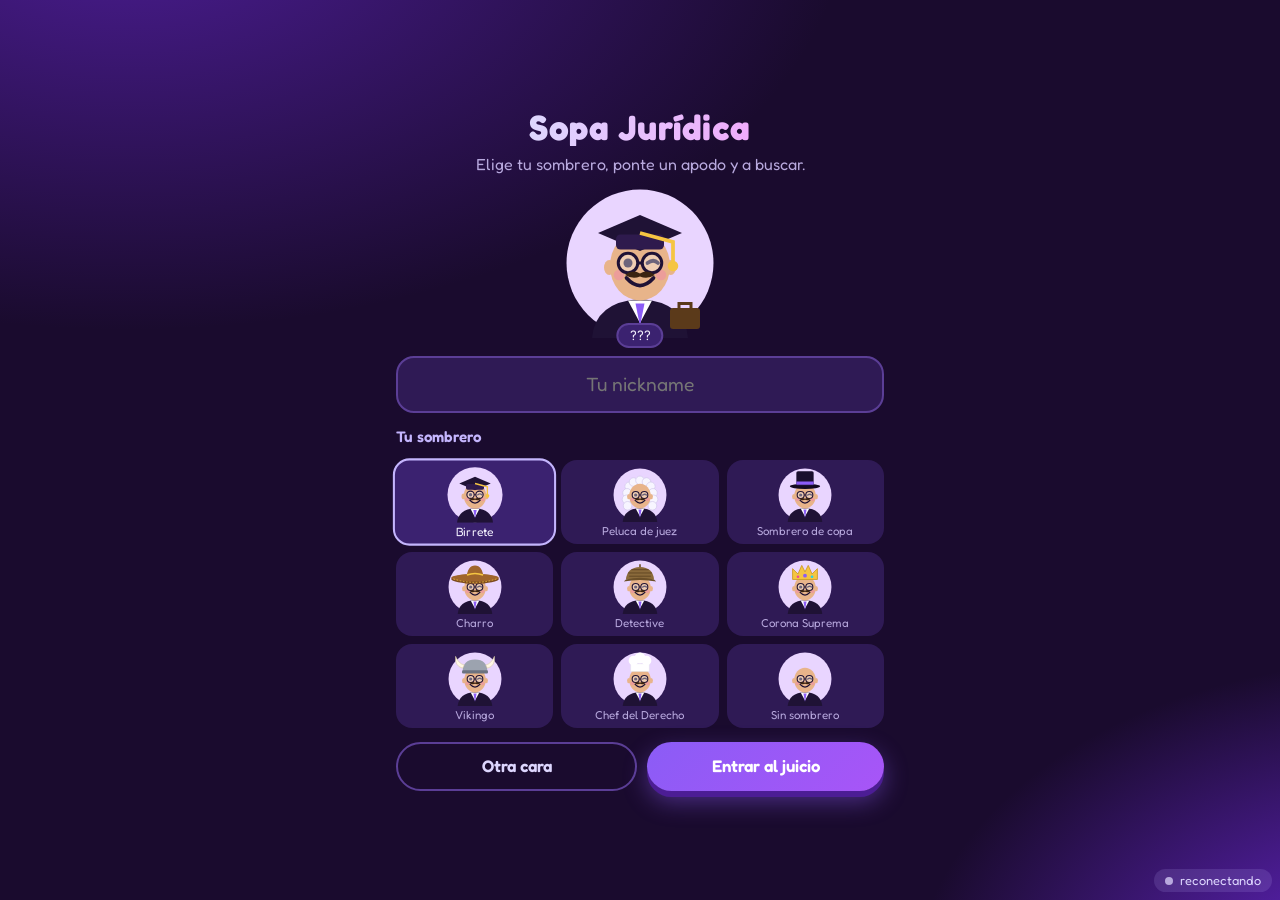
<file: index.html>
<!doctype html>
<html lang="es">
<head>
<meta charset="utf-8">
<meta name="viewport" content="width=device-width,initial-scale=1,maximum-scale=1,user-scalable=no">
<meta name="theme-color" content="#1A0B2E">
<title>Sopa Jurídica</title>
<link rel="preconnect" href="https://fonts.googleapis.com">
<link href="https://fonts.googleapis.com/css2?family=Fredoka:wght@400;500;600;700&display=swap" rel="stylesheet">
<link rel="stylesheet" href="style.css">
<style>
.screen{min-height:100dvh;display:none;flex-direction:column;align-items:center;padding:16px}
.screen.on{display:flex}
/* login */
#login{justify-content:center;gap:14px;max-width:520px;margin:0 auto}
#login h1{font-size:2.2rem;text-align:center;line-height:1.05}
#login .sub{color:var(--muted);text-align:center;margin-top:-6px}
.preview{position:relative;animation:bob 2.4s ease-in-out infinite}
.preview .badge{position:absolute;bottom:-6px;left:50%;transform:translateX(-50%);background:var(--card2);border:2px solid var(--line);padding:.15rem .7rem;border-radius:999px;font-size:.85rem;max-width:80vw;width:max-content;text-align:center;overflow-wrap:anywhere}
.field{width:100%;background:var(--card);border:2px solid var(--line);border-radius:18px;padding:.9rem 1.1rem;color:var(--txt);font-size:1.2rem;outline:none;text-align:center}
.field:focus{border-color:var(--lila)}
.label{align-self:flex-start;color:var(--lila);font-weight:600;font-size:.95rem}
.hats{display:grid;grid-template-columns:repeat(3,1fr);gap:8px;width:100%}
.hat{background:var(--card);border:2px solid transparent;border-radius:16px;padding:6px 4px 4px;color:var(--muted);font-size:.72rem;display:flex;flex-direction:column;align-items:center;gap:2px;transition:transform .15s}
.hat.sel{border-color:var(--lila);background:var(--card2);color:var(--txt);transform:scale(1.04)}
.row{display:flex;gap:10px;width:100%}
.row .btn{flex:1}
/* juego */
#game{padding:10px 10px 24px;gap:10px;max-width:560px;margin:0 auto}
.top{width:100%;display:flex;align-items:center;gap:10px;background:var(--card);border-radius:18px;padding:8px 12px}
.top .who{flex:1;min-width:0}
.top .nick{font-weight:600;white-space:nowrap;overflow:hidden;text-overflow:ellipsis}
.bar{height:8px;background:rgba(255,255,255,.1);border-radius:9px;overflow:hidden;margin-top:4px}
.bar i{display:block;height:100%;width:0;background:linear-gradient(90deg,var(--morado),var(--rosa));transition:width .5s}
.segbar{display:grid;gap:2px;height:10px;margin-top:5px}
.segbar i{border-radius:3px;background:rgba(255,255,255,.12)}
.segbar i.on{background:linear-gradient(180deg,#C084FC,#7C3AED);animation:segIn .45s cubic-bezier(.2,1.6,.4,1)}
.segbar.fire i.on{background:linear-gradient(180deg,#FDE047,#F97316 55%,#DC2626)}
.segbar.done i.on{background:linear-gradient(180deg,#FDE68A,#F5C542)}
@keyframes segIn{from{transform:scaleY(.2)}to{transform:none}}
.clock{font-variant-numeric:tabular-nums;font-weight:600;color:var(--lila2)}
.board{position:relative;width:100%;touch-action:none;user-select:none;-webkit-user-select:none;background:linear-gradient(160deg,#3B2270,#2A1250);border-radius:20px;padding:8px;box-shadow:inset 0 0 0 2px var(--line),0 12px 30px rgba(0,0,0,.35)}
.grid{display:grid;gap:3px}
.cell{aspect-ratio:1;display:flex;align-items:center;justify-content:center;font-weight:600;border-radius:8px;background:rgba(221,214,254,.08);color:var(--lila2);font-size:clamp(.85rem,4.3vw,1.5rem);transition:background .15s,transform .15s,color .15s}
.cell.sel{background:var(--lila);color:#2E1065;transform:scale(1.08)}
.cell.found{color:#fff}
.board.bad{animation:shake .45s}
.board.bad .cell.sel{background:var(--err);color:#fff}
.words{display:flex;flex-wrap:wrap;gap:8px;justify-content:center;width:100%}
.word{background:var(--card);border:2px solid var(--line);padding:.35rem .8rem;border-radius:999px;font-weight:600;letter-spacing:1px;transition:all .5s cubic-bezier(.3,1.6,.5,1)}
.word.got{text-decoration:line-through;opacity:.45;transform:scale(.88);border-color:var(--ok);background:rgba(52,211,153,.15)}
.word.flash{transform:scale(1.3);background:var(--ok);color:#06281c;opacity:1;text-decoration:none}
.toast{position:fixed;left:50%;top:42%;font-size:clamp(1.8rem,9vw,3.4rem);font-weight:700;width:92vw;text-align:center;line-height:1.05;pointer-events:none;z-index:50;text-shadow:0 4px 0 #4C1D95;animation:floatUp 1.4s ease-out forwards}
.toast.bad{color:var(--err);text-shadow:0 4px 0 #4c0519}
.toast.good{color:#fff}
canvas#fx{position:fixed;inset:0;pointer-events:none;z-index:40}
#finish{position:fixed;inset:0;background:rgba(26,11,46,.88);display:none;align-items:center;justify-content:center;z-index:60;padding:16px;backdrop-filter:blur(4px)}
#finish.on{display:flex}
.fcard{background:var(--card);border:2px solid var(--line);border-radius:26px;padding:24px;text-align:center;max-width:380px;width:100%;animation:pop .6s}
.fcard h2{font-size:2rem;margin:8px 0}
.fcard p{color:var(--muted)}
.net{position:fixed;bottom:8px;right:8px;z-index:30}
.top .nick{white-space:normal;overflow-wrap:anywhere;line-height:1.1;font-size:.95rem}
.side{display:flex;flex-direction:column;align-items:flex-end;gap:2px}
.rankp{font-size:.8rem;font-weight:700;color:var(--oro)}
.ib{width:38px;height:38px;border-radius:50%;background:var(--card2);color:var(--lila2);font-size:1.2rem;flex:none}
.ib.on{background:var(--morado);color:#fff;box-shadow:0 0 12px var(--morado)}
.ticker{width:100%;min-height:26px;text-align:center;font-weight:600;color:var(--oro);font-size:1rem;transition:opacity .4s}
.ticker.show{animation:pop .5s}
#wait{position:fixed;inset:0;z-index:62;display:none;align-items:center;justify-content:center;padding:16px;background:radial-gradient(800px 500px at 50% 20%,#5B21B6 0%,transparent 70%),#1A0B2E}
#wait.on{display:flex}
.wbox{width:100%;max-width:440px;text-align:center;display:flex;flex-direction:column;align-items:center;gap:10px}
.wtitle{font-size:2rem;font-weight:700}
.wav{animation:bob 1.8s ease-in-out infinite}
.wname{font-weight:600;font-size:1.15rem;overflow-wrap:anywhere}
.gavel .hammer{transform-origin:59px 48px;animation:strike 1.1s ease-in-out infinite}
@keyframes strike{0%,60%,100%{transform:rotate(0)}30%{transform:rotate(-28deg)}45%{transform:rotate(6deg)}}
.wmsg{color:var(--lila2);font-size:1.05rem}
.dots i{animation:blink 1.2s infinite;font-style:normal}.dots i:nth-child(2){animation-delay:.2s}.dots i:nth-child(3){animation-delay:.4s}
@keyframes blink{0%,100%{opacity:.2}50%{opacity:1}}
.wcount{font-weight:700;color:var(--oro)}
.wlist{display:flex;flex-wrap:wrap;justify-content:center;gap:4px;max-height:150px;overflow:hidden}
.wlist svg{animation:pop .5s}
.wtip{min-height:3em;color:var(--muted);font-size:.95rem;padding:10px 14px;background:rgba(196,181,253,.08);border-radius:14px;width:100%;transition:opacity .4s}
#cd{position:fixed;inset:0;z-index:85;display:none;align-items:center;justify-content:center;background:rgba(26,11,46,.82);pointer-events:none}
#cd.on{display:flex}
#cdTxt{font-size:clamp(4rem,30vw,11rem);font-weight:700;color:#fff;text-shadow:0 8px 0 #4C1D95;text-align:center;line-height:1}
#cdTxt.small{font-size:clamp(2.6rem,14vw,6rem)}
#cdTxt.go{color:#FDE047;text-shadow:0 8px 0 #7C2D12}
#cdTxt.anim{animation:cdPop .9s cubic-bezier(.2,1.6,.4,1)}
@keyframes cdPop{0%{transform:scale(2.6);opacity:0}35%{transform:scale(.9);opacity:1}55%{transform:scale(1.05)}100%{transform:scale(1)}}
#resetBox{position:fixed;inset:0;background:rgba(26,11,46,.88);display:none;align-items:center;justify-content:center;z-index:70;padding:16px;backdrop-filter:blur(4px)}
#resetBox.on{display:flex}
.board.onfire{box-shadow:inset 0 0 0 3px #FB923C,0 0 25px #F97316,0 0 60px rgba(239,68,68,.6)}
@keyframes fireGlow{from{box-shadow:inset 0 0 0 3px #FB923C,0 0 20px #F97316,0 -10px 50px rgba(239,68,68,.5)}to{box-shadow:inset 0 0 0 3px #FDE047,0 0 35px #FB923C,0 -18px 70px rgba(239,68,68,.75)}}
</style>
</head>
<body>
<section id="login" class="screen on">
  <h1 class="title">Sopa Jurídica</h1>
  <p class="sub">Elige tu sombrero, ponte un apodo y a buscar.</p>
  <div class="preview"><div id="pv"></div><div class="badge" id="pvTitle">???</div></div>
  <input id="nick" class="field" maxlength="50" placeholder="Tu nickname" autocomplete="off">
  <div class="label">Tu sombrero</div>
  <div class="hats" id="hats"></div>
  <div class="row">
    <button class="btn ghost" id="shuffle" type="button">Otra cara</button>
    <button class="btn" id="go" type="button">Entrar al juicio</button>
  </div>
</section>

<section id="game" class="screen">
  <div class="top">
    <div id="meAv"></div>
    <div class="who"><div class="nick" id="meNick"></div><div class="segbar" id="prog"></div></div>
    <div class="side"><div class="clock" id="clock">0:00</div><div class="rankp" id="rankp"></div></div>
    <button class="ib" id="musBtn" title="Música">&#9835;</button>
    <button class="ib" id="rstBtn" title="Reiniciar">&#8635;</button>
  </div>
  <div class="ticker" id="ticker"></div>
  <div class="board" id="board"><div class="grid" id="grid"></div></div>
  <div class="words" id="words"></div>
</section>

<div id="finish"><div class="fcard">
  <div id="finAv"></div>
  <h2 class="title">¡Caso cerrado!</h2>
  <p id="finTxt"></p>
  <div class="row" style="margin-top:16px"><button class="btn ghost" onclick="document.getElementById('finish').classList.remove('on')">Ver mi sopa</button><button class="btn" onclick="openReset()">Reiniciar</button></div>
</div></div>
<div id="resetBox"><div class="fcard">
  <h2 class="title">Reiniciar</h2>
  <p>¿Qué quieres hacer?</p>
  <div style="display:flex;flex-direction:column;gap:10px;margin-top:16px">
    <button class="btn" id="rsAgain">Empezar mi sopa de nuevo</button>
    <button class="btn ghost" id="rsProfile">Cambiar nombre o sombrero</button>
    <button class="btn ghost" id="rsCancel">Cancelar</button>
  </div>
</div></div>
<div id="wait"><div class="wbox">
  <div class="wtitle title">Sala de espera</div>
  <div class="wav" id="wAv"></div>
  <div class="wname" id="wName"></div>
  <div class="gavel"><svg viewBox="0 0 120 70" width="120" height="70"><rect x="20" y="58" width="80" height="10" rx="3" fill="#7C3AED"/><g class="hammer"><rect x="56" y="10" width="6" height="40" rx="2" fill="#A0652C" transform="rotate(-35 59 48)"/><rect x="36" y="4" width="34" height="16" rx="4" fill="#C4B5FD" transform="rotate(-35 59 48)"/></g></svg></div>
  <div class="wmsg">Esperando a que el juez dé inicio<span class="dots"><i>.</i><i>.</i><i>.</i></span></div>
  <div class="wcount" id="wCount"></div>
  <div class="wlist" id="wList"></div>
  <div class="wtip" id="wTip"></div>
</div></div>
<div id="cd"><div id="cdTxt"></div></div>
<canvas id="fx"></canvas>
<div class="net pill"><span class="dot" id="netDot"></span><span id="netTxt">conectando</span></div>

<script src="mqtt.min.js"></script>
<script src="common.js"></script>
<script>
const $ = id => document.getElementById(id);
const GOOD = [['¡Bien hecho!','happy'],['¡Súper!','hype'],['¡Buen movimiento!','happy'],['¡Sublime!','hype'],['¡Objeción aceptada!','happy'],['¡Así se litiga!','hype'],['¡Ha lugar!','hype'],['¡Impecable!','happy'],['¡Jurisprudencia pura!','hype'],['¡Con todo el peso de la ley!','hype'],['¡Argumento irrefutable!','happy']];
const BAD = [['¡Ups!','sad'],['Objeción denegada','sad'],['Casi...','calm'],['Uy, no','sad'],['Inténtalo otra vez','calm']];

/* ---------- estado ---------- */
let me = SJ.store.get('me') || { id: 'p' + Math.random().toString(36).slice(2, 10) };
let look = me.look || SJ.randomLook(me.id + Date.now());
let config = null, puzzle = null, found = new Set(), startTime = 0, finished = false, timerId = null, client = null, joined = false;

/* ---------- login ---------- */
function renderPreview() {
  $('pv').innerHTML = SJ.avatarSVG(look, 150);
  $('pvTitle').textContent = $('nick').value.trim() || '???';
  $('hats').innerHTML = SJ.HATS.map(h => `<button type="button" class="hat ${h.id === look.hat ? 'sel' : ''}" data-h="${h.id}">${SJ.avatarSVG({ ...look, hat: h.id, prop: '' }, 54)}<span>${h.name}</span></button>`).join('');
}
$('hats').addEventListener('click', e => { const b = e.target.closest('.hat'); if (!b) return; look.hat = b.dataset.h; SJ.sfx.tick(); renderPreview(); });
$('shuffle').onclick = () => { const h = look.hat; look = SJ.randomLook(Math.random()); look.hat = h; SJ.sfx.tick(); renderPreview(); };
$('nick').addEventListener('input', () => { $('pvTitle').textContent = $('nick').value.trim() || '???'; });
if (me.nick) $('nick').value = me.nick;
renderPreview();

$('go').onclick = () => {
  const nick = $('nick').value.trim().replace(/\s+/g, ' ');
  if (nick.length < 2) { $('nick').focus(); $('nick').animate([{ transform: 'translateX(-8px)' }, { transform: 'translateX(8px)' }, { transform: 'none' }], 300); SJ.sfx.error(); return; }
  me.nick = nick; me.look = look; SJ.store.set('me', me);
  SJ.sfx.join(); SJ.say('¡Bienvenido, ' + nick + '!', 'happy');
  joined = true;
  $('login').classList.remove('on'); $('game').classList.add('on');
  $('meAv').innerHTML = SJ.avatarSVG(look, 46);
  $('meNick').textContent = nick;
  if (!config) config = { round: 'default', words: SJ.DEFAULT_WORDS };
  startRound(true, true);
};

/* ---------- sala de espera y cuenta regresiva ---------- */
let playing = false, resumed = false, stopCd = null, tipT = null;
const TIPS = ['Tip: las palabras pueden ir al revés y en diagonal.', 'Tip: desliza sin levantar el dedo hasta la última letra.', 'Tip: si te pasas de la palabra, cuenta como error.', 'Dato: el juicio de amparo nació en México en el siglo XIX.', 'Dato: la Constitución mexicana vigente es de 1917.', 'Dato: un notario da fe pública de actos y contratos.', 'Tip: busca primero las letras raras como J, Z o Q.', 'Dato: "sentencia" viene del latín sententia, opinión.'];
function showWaiting() {
  $('wait').classList.add('on');
  $('wAv').innerHTML = SJ.avatarSVG(look, 130);
  $('wName').textContent = me.nick;
  updateLobby();
  let k = Math.floor(Math.random() * TIPS.length);
  const tip = () => { $('wTip').textContent = TIPS[k++ % TIPS.length]; };
  tip(); clearInterval(tipT); tipT = setInterval(tip, 5000);
}
function hideWaiting() { $('wait').classList.remove('on'); clearInterval(tipT); }
let lobbyT = null;
function updateLobby() { if (lobbyT) return; lobbyT = setTimeout(() => { lobbyT = null; updateLobbyNow(); }, 400); }
function updateLobbyNow() {
  if (!$('wait').classList.contains('on') || !config) return;
  const list = Object.values(others).filter(p => p.round === config.round).slice(0, 40);
  $('wCount').textContent = (list.length + 1) + ' en la sala';
  const h = list.map(p => SJ.avatarSVG(p.look, 34)).join(''); if ($('wList')._h !== h) { $('wList')._h = h; $('wList').innerHTML = h; }
}
function applyState(retained) {
  if (!joined || !puzzle) return;
  const st = config.state || 'playing';
  if (stopCd) { stopCd(); stopCd = null; }
  if (st === 'lobby') {
    playing = false; clearInterval(timerId); $('clock').textContent = '0:00';
    $('cd').classList.remove('on'); showWaiting(); return;
  }
  let remaining = 0;
  if (st === 'countdown') remaining = retained ? Math.max(0, Math.min(SJ.CD_MS, config.startAt - Date.now())) : SJ.CD_MS;
  if (remaining < 300 || resumed) { hideWaiting(); beginPlay(); return; }
  showWaiting();
  stopCd = SJ.countdown(remaining, (txt, go) => {
    hideWaiting(); $('cd').classList.add('on');
    const el = $('cdTxt'); el.textContent = txt; el.className = (txt.length > 2 ? 'small ' : '') + (go ? 'go ' : '');
    void el.offsetWidth; el.classList.add('anim');
  }, () => { beginPlay(); setTimeout(() => $('cd').classList.remove('on'), 800); burst(innerWidth / 2, innerHeight / 2, 120); });
}
function beginPlay() {
  if (playing) return;
  playing = true;
  if (!resumed) startTime = Date.now();
  clearInterval(timerId); timerId = setInterval(tickClock, 500); tickClock();
  publish();
}

/* ---------- juego ---------- */
function startRound(resume, retained) {
  const saved = SJ.store.get('progress');
  puzzle = SJ.buildPuzzle(config.words, me.id + '|' + me.nick + '|' + config.round + '|' + (me.tries || 0));
  found = new Set(); finished = false; startTime = Date.now(); finds = []; lastFind = 0; resumed = false; playing = false;
  if (resume && saved && saved.round === config.round && saved.nick === me.nick && (saved.tries || 0) === (me.tries || 0)) {
    saved.found.forEach(w => puzzle.words.includes(w) && found.add(w));
    startTime = saved.start || startTime; lastFind = saved.lf || 0; resumed = true;
  }
  drawGrid(); drawWords(); updateProgress();
  if (found.size === puzzle.words.length) finished = true;
  publish();
  applyState(retained);
}
function tickClock() {
  if (finished) return;
  const s = Math.floor((Date.now() - startTime) / 1000);
  $('clock').textContent = Math.floor(s / 60) + ':' + String(s % 60).padStart(2, '0');
}
const HUES = [270, 300, 330, 200, 160, 40, 250, 285, 315, 190, 140, 20];
function drawGrid() {
  const g = $('grid');
  g.style.gridTemplateColumns = `repeat(${puzzle.size},1fr)`;
  let html = '';
  for (let r = 0; r < puzzle.size; r++) for (let c = 0; c < puzzle.size; c++) html += `<div class="cell" data-r="${r}" data-c="${c}">${puzzle.grid[r][c]}</div>`;
  g.innerHTML = html;
  puzzle.placed.forEach(p => { if (found.has(p.word)) paintFound(p); });
}
function cellEl(r, c) { return $('grid').children[r * puzzle.size + c]; }
function paintFound(p) {
  const hue = HUES[puzzle.words.indexOf(p.word) % HUES.length];
  p.cells.forEach(([r, c]) => { const el = cellEl(r, c); el.classList.add('found'); el.style.background = `hsl(${hue} 70% 55% / .85)`; });
}
function drawWords() {
  $('words').innerHTML = puzzle.words.map(w => `<span class="word ${found.has(w) ? 'got' : ''}" data-w="${w}">${w}</span>`).join('');
}
function updateProgress() {
  const pg = $('prog'), n = puzzle.words.length;
  if (pg.children.length !== n) { pg.style.gridTemplateColumns = `repeat(${n},1fr)`; pg.innerHTML = '<i></i>'.repeat(n); }
  [...pg.children].forEach((seg, k) => seg.classList.toggle('on', k < found.size));
  pg.classList.toggle('done', found.size === n);
}

/* ---------- arrastre ---------- */
let sel = null;
function cellFromPoint(x, y) {
  const rect = $('grid').getBoundingClientRect();
  const c = Math.floor((x - rect.left) / rect.width * puzzle.size);
  const r = Math.floor((y - rect.top) / rect.height * puzzle.size);
  if (r < 0 || c < 0 || r >= puzzle.size || c >= puzzle.size) return null;
  return [r, c];
}
function lineCells(a, b) {
  let dr = b[0] - a[0], dc = b[1] - a[1];
  const len = Math.max(Math.abs(dr), Math.abs(dc));
  if (len === 0) return [a];
  // ajusta a una de las 8 direcciones
  const ang = Math.atan2(dr, dc), step = Math.round(ang / (Math.PI / 4));
  const sr = Math.round(Math.sin(step * Math.PI / 4)), sc = Math.round(Math.cos(step * Math.PI / 4));
  const out = [];
  for (let i = 0; i <= len; i++) {
    const r = a[0] + sr * i, c = a[1] + sc * i;
    if (r < 0 || c < 0 || r >= puzzle.size || c >= puzzle.size) break;
    out.push([r, c]);
  }
  return out;
}
function showSel(cells) {
  document.querySelectorAll('.cell.sel').forEach(e => e.classList.remove('sel'));
  cells.forEach(([r, c]) => cellEl(r, c).classList.add('sel'));
}
const boardEl = $('board');
boardEl.addEventListener('pointerdown', e => {
  if (!puzzle || !playing || finished) return;
  const cell = cellFromPoint(e.clientX, e.clientY); if (!cell) return;
  boardEl.setPointerCapture(e.pointerId);
  sel = { start: cell, cells: [cell] }; showSel(sel.cells); SJ.sfx.tick();
});
boardEl.addEventListener('pointermove', e => {
  if (!sel) return;
  const cell = cellFromPoint(e.clientX, e.clientY); if (!cell) return;
  const cells = lineCells(sel.start, cell);
  if (cells.length !== sel.cells.length) SJ.sfx.tick();
  sel.cells = cells; showSel(cells);
});
function endSel() {
  if (!sel) return;
  const cells = sel.cells; sel = null;
  if (cells.length < 2) { showSel([]); return; }
  const key = cells.map(([r, c]) => r + ',' + c).join('|');
  const keyRev = [...cells].reverse().map(([r, c]) => r + ',' + c).join('|');
  const hit = puzzle.placed.find(p => !found.has(p.word) && (p.cells.map(([r, c]) => r + ',' + c).join('|') === key || p.cells.map(([r, c]) => r + ',' + c).join('|') === keyRev));
  // también acepta la palabra si coincide el texto (por si aparece duplicada por azar)
  const text = cells.map(([r, c]) => puzzle.grid[r][c]).join('');
  const textHit = hit || puzzle.placed.find(p => !found.has(p.word) && (p.word === text || p.word === [...text].reverse().join('')));
  if (textHit) { onFound(textHit, cells); }
  else { onMiss(); }
}
boardEl.addEventListener('pointerup', endSel);
boardEl.addEventListener('pointercancel', () => { sel = null; showSel([]); });

function onFound(p, cells) {
  found.add(p.word); lastFind = Date.now(); finds.push(lastFind);
  paintFound({ word: p.word, cells });
  showSel([]);
  const chip = document.querySelector(`.word[data-w="${p.word}"]`);
  chip.classList.add('flash'); setTimeout(() => { chip.classList.remove('flash'); chip.classList.add('got'); }, 650);
  updateProgress();
  const done = found.size === puzzle.words.length;
  const [txt, mood] = done ? ['¡Caso cerrado!', 'hype'] : GOOD[Math.floor(Math.random() * GOOD.length)];
  toast(txt, 'good'); SJ.sfx.success(); SJ.say(txt, mood);
  const rect = cellEl(cells[Math.floor(cells.length / 2)][0], cells[Math.floor(cells.length / 2)][1]).getBoundingClientRect();
  burst(rect.left + rect.width / 2, rect.top + rect.height / 2, done ? 160 : 50);
  if (navigator.vibrate) try { navigator.vibrate(40); } catch (e) {}
  saveProgress();
  if (done) finish(); else publish();
  const recent = finds.filter(t => Date.now() - t < 30000).length;
  if (!done && recent >= 3) { boardEl.classList.add('onfire'); $('prog').classList.add('fire'); clearTimeout(fireT); fireT = setTimeout(() => { boardEl.classList.remove('onfire'); $('prog').classList.remove('fire'); }, 8000); later(() => { ticker('¡Estás arrasando!'); SJ.sayQ('¡Estás arrasando!', 'hype', 2); }, 1300); }
  later(rankEvents, 1500);
}
function onMiss() {
  boardEl.classList.remove('bad'); void boardEl.offsetWidth; boardEl.classList.add('bad');
  const [txt, mood] = BAD[Math.floor(Math.random() * BAD.length)];
  toast(txt, 'bad'); SJ.sfx.error(); SJ.say(txt, mood);
  if (navigator.vibrate) try { navigator.vibrate([60, 40, 60]); } catch (e) {}
  setTimeout(() => { boardEl.classList.remove('bad'); showSel([]); }, 450);
}
function finish() {
  finished = true;
  const secs = Math.floor((Date.now() - startTime) / 1000);
  me.time = secs; publish();
  setTimeout(() => {
    SJ.sfx.win();
    $('finAv').innerHTML = SJ.avatarSVG(look, 120);
    $('finTxt').textContent = `${me.nick}, encontraste las ${puzzle.words.length} palabras en ${Math.floor(secs / 60)}:${String(secs % 60).padStart(2, '0')}. Mira el tablero.`;
    $('finish').classList.add('on');
    for (let i = 0; i < 4; i++) setTimeout(() => burst(innerWidth * Math.random(), innerHeight * .4 * Math.random(), 90), i * 300);
  }, 900);
}
function saveProgress() { SJ.store.set('progress', { round: config.round, nick: me.nick, found: [...found], start: startTime, tries: me.tries || 0, lf: lastFind }); }

/* ---------- efectos ---------- */
function toast(t, kind) {
  document.querySelectorAll('.toast').forEach(e => e.remove());
  const d = document.createElement('div'); d.className = 'toast ' + kind; d.textContent = t;
  document.body.appendChild(d); setTimeout(() => d.remove(), 1500);
}
const fx = $('fx'), fctx = fx.getContext('2d'); let parts = [];
function sizeFx() { fx.width = innerWidth * devicePixelRatio; fx.height = innerHeight * devicePixelRatio; fctx.setTransform(devicePixelRatio, 0, 0, devicePixelRatio, 0, 0); }
addEventListener('resize', sizeFx); sizeFx();
const COLS = ['#C4B5FD', '#F0ABFC', '#8B5CF6', '#F5C542', '#FFFFFF', '#A78BFA', '#34D399'];
function burst(x, y, n) {
  for (let i = 0; i < n; i++) {
    const a = Math.random() * Math.PI * 2, s = 3 + Math.random() * 7;
    parts.push({ x, y, vx: Math.cos(a) * s, vy: Math.sin(a) * s - 4, life: 60 + Math.random() * 40, c: COLS[i % COLS.length], w: 4 + Math.random() * 6, rot: Math.random() * 6 });
  }
  if (parts.length === n) requestAnimationFrame(loop);
}
function loop() {
  fctx.clearRect(0, 0, innerWidth, innerHeight);
  parts = parts.filter(p => p.life > 0);
  parts.forEach(p => { p.x += p.vx; p.y += p.vy; p.vy += .25; p.vx *= .98; p.life--; p.rot += .2; fctx.save(); fctx.globalAlpha = Math.min(1, p.life / 30); fctx.translate(p.x, p.y); fctx.rotate(p.rot); fctx.fillStyle = p.c; fctx.fillRect(-p.w / 2, -p.w / 4, p.w, p.w / 2); fctx.restore(); });
  if (parts.length) requestAnimationFrame(loop);
}

/* ---------- rivales y ranking ---------- */
let others = {}, finds = [], lastFind = 0, fireT = null, prevRank = null, lastClose = 0, tickT = null;
function later(fn, ms) { setTimeout(fn, ms); }
function ticker(t) { const el = $('ticker'); el.textContent = t; el.classList.remove('show'); void el.offsetWidth; el.classList.add('show'); clearTimeout(tickT); tickT = setTimeout(() => el.textContent = '', 4500); }
function standings() {
  const list = Object.values(others).filter(p => p.round === config.round && p.id !== me.id);
  if (puzzle) list.push({ id: me.id, nick: me.nick, found: found.size, done: finished, time: me.time, lf: lastFind, ts: lastFind || startTime });
  return SJ.rank(list);
}
function rankEvents(passer) {
  if (!joined || !puzzle) return;
  const st = standings(), i = st.findIndex(p => p.id === me.id), n = st.length;
  $('rankp').textContent = n > 1 ? `#${i + 1} de ${n}` : '';
  if (prevRank !== null && n > 1) {
    if (i < prevRank && !passer) {
      const beaten = st[i + 1];
      if (i === 0) { ticker('¡Vas en primer lugar!'); SJ.sayQ('¡Vas en primer lugar! Que conste en actas.', 'hype', 2); }
      else if (beaten) { ticker('¡Rebasaste a ' + beaten.nick + '!'); SJ.sayQ('¡Rebasaste a ' + beaten.nick + '! Apelación aceptada.', 'hype', 1); }
    } else if (i > prevRank && passer && !finished) {
      ticker('¡' + passer.nick + ' te rebasó! ¡Apela!'); SJ.sayQ('¡Te rebasaron! ¡Apela!', 'calm', 1);
    } else if (i === 0 && st[1] && !finished && st[0].found - st[1].found <= 1 && st[1].found > 0 && Date.now() - lastClose > 15000) {
      lastClose = Date.now(); ticker('¡Casi te alcanzan!'); SJ.sayQ('¡Casi te alcanzan!', 'hype', 1);
    }
  }
  prevRank = i;
}
function openReset() { $('finish').classList.remove('on'); $('resetBox').classList.add('on'); }
$('rstBtn').onclick = openReset;
$('rsCancel').onclick = () => $('resetBox').classList.remove('on');
$('rsAgain').onclick = () => {
  $('resetBox').classList.remove('on');
  me.tries = (me.tries || 0) + 1; me.time = null; SJ.store.set('me', me); SJ.store.set('progress', null);
  prevRank = null; boardEl.classList.remove('onfire');
  startRound(false, true); toast('¡Nuevo juicio!', 'good'); SJ.sfx.join(); SJ.say('¡Nuevo juicio! A darle.', 'hype');
};
$('rsProfile').onclick = () => {
  $('resetBox').classList.remove('on');
  if (client && client.connected) client.publish(SJ.BASE + '/p/' + me.id, '', { retain: true, qos: 1 });
  joined = false; puzzle = null; playing = false; clearInterval(timerId); SJ.store.set('progress', null); hideWaiting(); if (stopCd) stopCd(); $('cd').classList.remove('on');
  me.tries = 0; me.time = null; prevRank = null;
  $('game').classList.remove('on'); $('login').classList.add('on'); renderPreview();
};
$('musBtn').onclick = () => {
  if (SJ.music.on) { SJ.musicStop(); $('musBtn').classList.remove('on'); }
  else { SJ.musicPlay(['korobeiniki', 'galope', 'montana'][Math.floor(Math.random() * 3)]); $('musBtn').classList.add('on'); }
};

/* ---------- tiempo real ---------- */
function publish() {
  if (!client || !client.connected || !joined || !puzzle) return;
  const data = { id: me.id, nick: me.nick, look, lf: lastFind, found: found.size, total: puzzle.words.length, done: finished, time: finished ? me.time : null, start: startTime, round: config.round, ts: Date.now(), playing };
  client.publish(SJ.BASE + '/p/' + me.id, JSON.stringify(data), { retain: true, qos: 1 });
}
function setNet(s) { $('netDot').className = 'dot ' + s; $('netTxt').textContent = { online: 'en vivo', reconnect: 'reconectando', offline: 'sin conexión', error: 'error de red' }[s] || s; if (s === 'online') publish(); }
client = SJ.connect((topic, data, retained) => {
  if (topic.startsWith('p/')) {
    const id = topic.slice(2);
    if (id === me.id) return;
    const prev = others[id];
    if (!data) { delete others[id]; return; }
    others[id] = data; updateLobby();
    if (joined && config && data.round === config.round && (!prev || data.found > prev.found)) {
      const st = standings(), mine = st.findIndex(p => p.id === me.id), theirs = st.findIndex(p => p.id === id);
      rankEvents(theirs < mine && prevRank !== null && theirs <= prevRank ? data : null);
      if (data.done && !(prev && prev.done)) ticker(data.nick + ' cerró su caso');
    }
    return;
  }
  if (topic === 'config' && data && data.words && data.words.length) {
    const changed = !config || config.round !== data.round;
    const stateChanged = !changed && (config.state || 'playing') !== (data.state || 'playing');
    config = data;
    if (joined && changed) {
      $('finish').classList.remove('on'); boardEl.classList.remove('onfire'); prevRank = null;
      startRound(true, retained);
    } else if (joined && stateChanged) applyState(retained);
  }
}, setNet);
client.on('connect', () => client.subscribe([SJ.BASE + '/config', SJ.BASE + '/p/+'], { qos: 1 }));
</script>
</body>
</html>
</file>
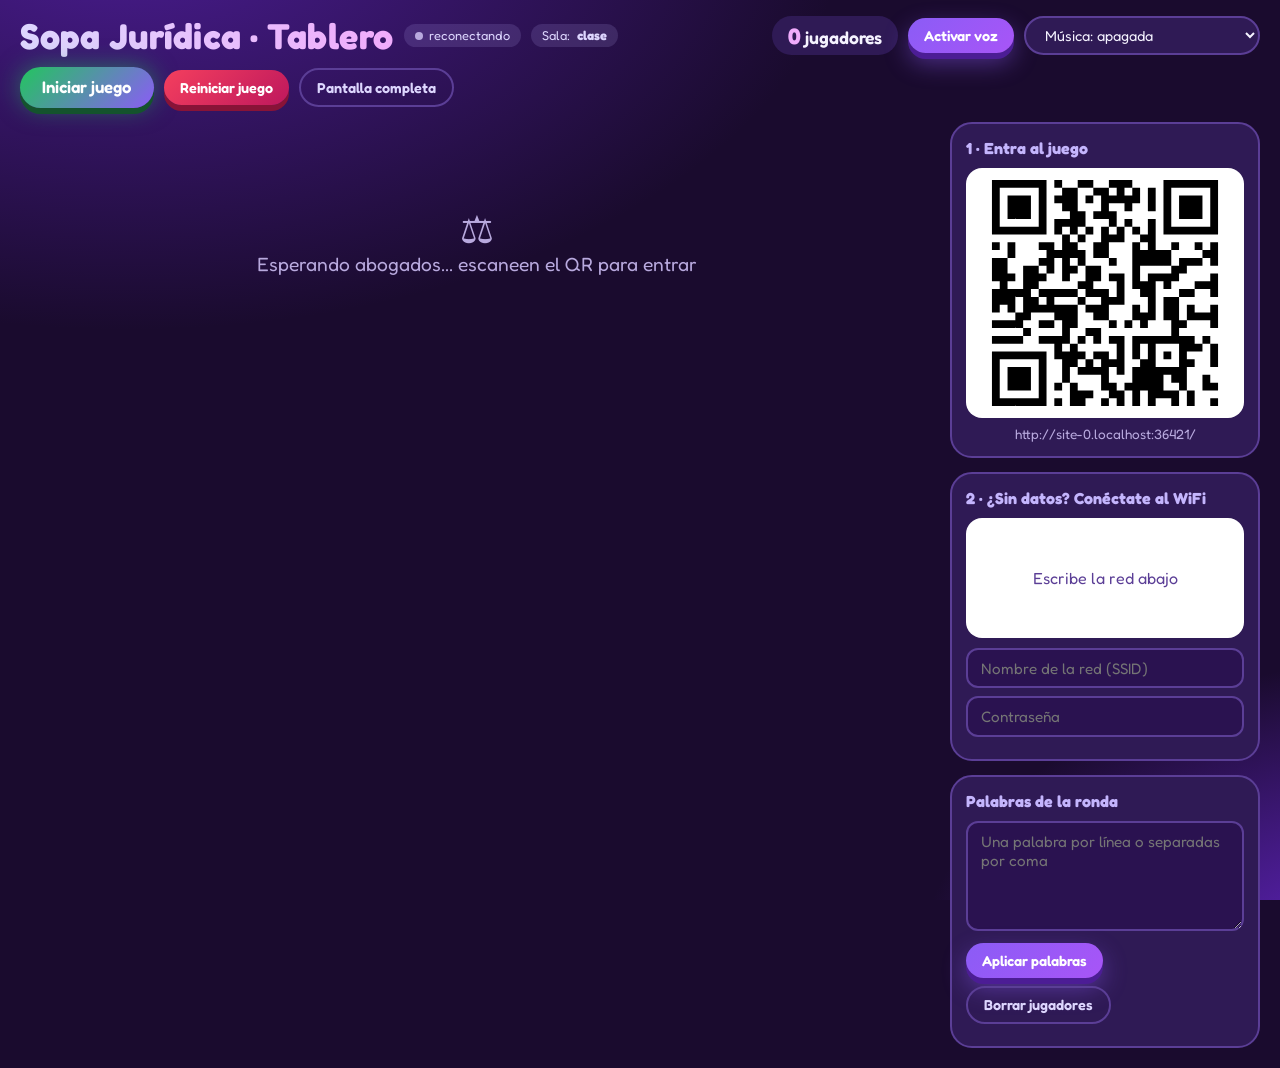
<file: tablero.html>
<!doctype html>
<html lang="es">
<head>
<meta charset="utf-8">
<meta name="viewport" content="width=device-width,initial-scale=1">
<meta name="theme-color" content="#1A0B2E">
<title>Tablero Sopa Jurídica</title>
<link rel="preconnect" href="https://fonts.googleapis.com">
<link href="https://fonts.googleapis.com/css2?family=Fredoka:wght@400;500;600;700&display=swap" rel="stylesheet">
<link rel="stylesheet" href="style.css">
<style>
body{min-height:100vh}
header{display:flex;align-items:center;gap:10px;flex-wrap:wrap;padding:14px 20px}
header h1{font-size:clamp(1.5rem,2.8vw,2.5rem)}
header .sp{flex:1}
.count{font-size:1.1rem;font-weight:600;background:var(--card);padding:.4rem 1rem;border-radius:999px}
.count b{color:var(--rosa);font-size:1.4rem}
header .btn{font-size:.9rem;padding:.55rem 1rem}
.sel{background:var(--card);color:var(--txt);border:2px solid var(--line);border-radius:999px;padding:.5rem .9rem;font-family:inherit;font-size:.9rem;outline:none}
.btn.start{background:linear-gradient(135deg,#22C55E,#8B5CF6);box-shadow:0 6px 0 #14532D,0 0 24px rgba(34,197,94,.5);font-size:1.05rem!important;padding:.65rem 1.4rem!important;animation:pulse 1.4s infinite}
.btn.start:disabled{animation:none;background:var(--card2);box-shadow:none;opacity:.7}
@keyframes pulse{0%,100%{transform:scale(1)}50%{transform:scale(1.07)}}
#lobbyBar{display:none;text-align:center;padding:14px;margin-bottom:10px;border-radius:20px;border:2px dashed var(--lila);background:rgba(196,181,253,.08);font-size:1.3rem;font-weight:600}
#lobbyBar.on{display:block}
#lobbyBar small{display:block;font-size:.95rem;color:var(--muted);font-weight:400;margin-top:4px}
#cd{position:fixed;inset:0;z-index:95;display:none;align-items:center;justify-content:center;background:rgba(26,11,46,.85);pointer-events:none}
#cd.on{display:flex}
#cdTxt{font-size:clamp(6rem,24vw,18rem);font-weight:700;color:#fff;text-shadow:0 10px 0 #4C1D95;line-height:1;text-align:center}
#cdTxt.small{font-size:clamp(4rem,12vw,10rem)}
#cdTxt.go{color:#FDE047;text-shadow:0 10px 0 #7C2D12}
#cdTxt.anim{animation:cdPop .9s cubic-bezier(.2,1.6,.4,1)}
@keyframes cdPop{0%{transform:scale(2.6);opacity:0}35%{transform:scale(.9);opacity:1}55%{transform:scale(1.05)}100%{transform:scale(1)}}
.btn.warn{background:linear-gradient(135deg,#F43F5E,#BE185D);box-shadow:0 6px 0 #881337}
main{display:grid;grid-template-columns:1fr 310px;gap:16px;padding:0 20px 20px}
@media (max-width:900px){main{grid-template-columns:1fr}}
.panel{background:var(--card);border:2px solid var(--line);border-radius:22px;padding:14px}
.panel h3{color:var(--lila);font-size:1rem;margin-bottom:10px}
aside{display:flex;flex-direction:column;gap:14px}
.qr{background:#fff;border-radius:16px;padding:10px;display:flex;justify-content:center;cursor:zoom-in}
.qr svg{width:100%;height:auto;max-width:230px;display:block}
.qrtxt{font-size:.85rem;color:var(--muted);text-align:center;margin-top:8px;word-break:break-all}
.inp{width:100%;background:var(--bg2);border:2px solid var(--line);border-radius:12px;padding:.55rem .8rem;color:var(--txt);font-size:.95rem;outline:none;margin-bottom:8px}
.inp:focus{border-color:var(--lila)}
textarea.inp{min-height:110px;resize:vertical}
.btns{display:flex;flex-wrap:wrap;gap:8px}
.btns .btn{font-size:.9rem;padding:.55rem 1rem}
/* podio */
.podium{display:flex;justify-content:center;align-items:flex-end;gap:16px;margin:6px 0 16px}
.pod{text-align:center;transition:all .6s}
.pod .base{border-radius:14px 14px 0 0;margin-top:6px;display:flex;flex-direction:column;align-items:center;justify-content:flex-start;padding-top:6px;font-size:1.6rem;font-weight:700;width:130px}
.pod .base small{font-size:.8rem;font-weight:500;opacity:.85}
.pod.p1 .base{height:96px;background:linear-gradient(180deg,#F5C542,#B7860B);color:#3b2600}
.pod.p2 .base{height:70px;background:linear-gradient(180deg,#E9E5FF,#A78BFA);color:#2E1065}
.pod.p3 .base{height:52px;background:linear-gradient(180deg,#F5B38A,#B45309);color:#3b1a00}
.pod .n{font-weight:600;max-width:150px;font-size:.95rem;line-height:1.1;overflow-wrap:anywhere;display:-webkit-box;-webkit-line-clamp:2;-webkit-box-orient:vertical;overflow:hidden}
.pod.p1 svg{filter:drop-shadow(0 0 14px rgba(245,197,66,.8))}
/* tarjetas */
.players{display:grid;grid-template-columns:repeat(auto-fill,minmax(185px,1fr));gap:14px;padding-top:22px}
.pl{position:relative;background:var(--card2);border:2px solid var(--line);border-radius:20px;padding:12px;display:flex;flex-direction:column;align-items:center;gap:6px;animation:pop .6s}
.pl.done{border-color:var(--oro);box-shadow:0 0 22px rgba(245,197,66,.35)}
.pl.r1{border-color:#F5C542}.pl.r2{border-color:#DDD6FE}.pl.r3{border-color:#F5B38A}
.pl .rank{position:absolute;top:8px;left:10px;font-weight:700;color:var(--muted);font-size:1.05rem}
.pl.r1 .rank{color:#F5C542}.pl.r2 .rank{color:#E9E5FF}.pl.r3 .rank{color:#F5B38A}
.pl .nm{font-weight:600;font-size:1rem;text-align:center;max-width:100%;line-height:1.15;overflow-wrap:anywhere;display:-webkit-box;-webkit-line-clamp:2;-webkit-box-orient:vertical;overflow:hidden;min-height:2.3em}
.pl .bar{width:100%;height:10px;background:rgba(255,255,255,.1);border-radius:9px;overflow:hidden}
.pl .bar i{display:block;height:100%;width:100%;transform-origin:0 50%;transform:scaleX(0);background:linear-gradient(90deg,var(--morado),var(--rosa));transition:transform .6s}
.pl.done .bar i{background:linear-gradient(90deg,#F5C542,#FDE68A)}
.pl .meta{font-size:.85rem;color:var(--muted)}
.pl .x{position:absolute;top:6px;right:8px;background:none;color:var(--muted);font-size:1rem;opacity:0}
.pl:hover .x{opacity:1}
.pl.up{box-shadow:0 0 0 3px var(--ok),0 0 30px rgba(52,211,153,.5)}
/* fuego */
.flames{position:absolute;left:0;right:0;top:-30px;height:44px;display:none;justify-content:center;align-items:flex-end;gap:2px;pointer-events:none}
.pl.onfire .flames{display:flex}
.pl.onfire{border-color:#FB923C;box-shadow:0 0 24px #F97316,0 -12px 50px rgba(239,68,68,.55)}
.flames i{width:20px;height:36px;background:radial-gradient(ellipse at 50% 85%,#FEF08A 0%,#FDBA74 30%,#F97316 55%,#DC2626 75%,transparent 77%);border-radius:50% 50% 40% 40%/65% 65% 35% 35%;animation:flick .45s infinite alternate;transform-origin:50% 100%;will-change:transform}
.flames i:nth-child(2){height:44px;animation-delay:.1s}.flames i:nth-child(3){height:30px;animation-delay:.2s}.flames i:nth-child(4){height:40px;animation-delay:.05s}.flames i:nth-child(5){height:28px;animation-delay:.15s}
.firetag{position:absolute;bottom:-12px;left:50%;transform:translateX(-50%);background:linear-gradient(90deg,#F97316,#DC2626);color:#fff;font-size:.72rem;font-weight:700;padding:.15rem .6rem;border-radius:999px;display:none;white-space:nowrap;letter-spacing:.5px}
.pl.onfire .firetag{display:block}
@keyframes flick{from{transform:scaleY(.85) scaleX(1.05) rotate(-3deg)}to{transform:scaleY(1.15) scaleX(.92) rotate(3deg)}}
@keyframes fireGlow{from{box-shadow:0 0 18px #F97316,0 -8px 40px rgba(239,68,68,.45)}to{box-shadow:0 0 30px #FB923C,0 -16px 60px rgba(239,68,68,.7)}}
/* duelo */
#duel{display:none;align-items:center;justify-content:center;gap:18px;margin-bottom:28px;padding:12px;border-radius:22px;background:linear-gradient(90deg,rgba(124,58,237,.35),rgba(220,38,38,.45),rgba(124,58,237,.35));border:2px solid #FB923C;animation:pop .5s;box-shadow:0 0 26px #F97316,0 -12px 50px rgba(239,68,68,.55);position:relative}
#duel.on{display:flex}
#duel .who{text-align:center;font-weight:600;max-width:200px;overflow-wrap:anywhere}
#duel .vs{font-size:2.6rem;font-weight:700;color:#FDE047;text-shadow:0 0 18px #F97316,0 3px 0 #7C2D12;animation:bob .6s infinite}
#duel .msg{position:absolute;bottom:-14px;left:50%;transform:translateX(-50%);background:#DC2626;color:#fff;padding:.2rem .9rem;border-radius:999px;font-weight:700;white-space:nowrap;font-size:.95rem}
/* anuncio */
#announce{will-change:transform,opacity;position:fixed;left:50%;top:38%;z-index:80;pointer-events:none;font-size:clamp(2rem,5.5vw,4.4rem);font-weight:700;text-align:center;width:90vw;line-height:1.05;color:#fff;text-shadow:0 5px 0 #4C1D95,0 -2px 0 #A855F7,3px 0 0 #7C3AED,-3px 0 0 #7C3AED}
#announce.go{animation:floatUp 2.6s ease-out forwards}
#announce.fire{color:#FDE047;text-shadow:0 5px 0 #7C2D12,0 -2px 0 #F97316,3px 0 0 #DC2626,-3px 0 0 #DC2626}
.empty{color:var(--muted);text-align:center;padding:40px 10px;font-size:1.2rem}
.empty div{animation:bob 2s infinite;display:inline-block;font-size:2.4rem}
#zoom{position:fixed;inset:0;background:rgba(26,11,46,.94);display:none;flex-direction:column;align-items:center;justify-content:center;z-index:90;cursor:zoom-out;padding:20px}
#zoom.on{display:flex}
#zoom .qr{cursor:zoom-out;padding:24px}
#zoom .qr svg{max-width:min(70vh,90vw);width:min(70vh,90vw)}
#zoom p{font-size:clamp(1.2rem,3vw,2.2rem);margin-top:16px;text-align:center;font-weight:600}
.feed{position:fixed;left:20px;bottom:14px;display:flex;flex-direction:column;gap:5px;z-index:50;pointer-events:none;max-width:min(520px,60vw)}
.feed div{background:rgba(59,34,112,.92);border:2px solid var(--lila);padding:.35rem .9rem;border-radius:999px;animation:pop .5s;font-weight:500;font-size:.9rem;white-space:nowrap;overflow:hidden;text-overflow:ellipsis}
/* ===== modo competencia ===== */
.mclock,.resbtn{display:none!important}
body.racing .mclock{display:inline-flex!important;font-size:1.05rem;font-weight:700;color:var(--oro);background:rgba(245,197,66,.12)}
body.racing .resbtn{display:inline-block!important}
body.racing #start,body.racing aside,body.racing #podium,body.racing #players,body.racing #lobbyBar,body.racing #empty,body.racing #fs{display:none!important}
body.racing main{grid-template-columns:minmax(0,1fr)}
#race{display:none;gap:8px;align-content:start}
body.racing #race{display:grid}
#race.cols2,#race.cols3{grid-auto-flow:column;column-gap:16px}
#race.cols2{grid-template-columns:repeat(2,minmax(0,1fr))}
#race.cols3{grid-template-columns:repeat(3,minmax(0,1fr));column-gap:12px}
.rrow .rmid{min-width:0}
.rrow{display:grid;grid-template-columns:46px 50px 1fr 78px;align-items:center;gap:10px;background:var(--card2);border:2px solid var(--line);border-radius:16px;padding:6px 12px;position:relative}
.rrow .pos{font-size:1.7rem;font-weight:700;text-align:center;color:var(--muted)}
.rrow.r1{border-color:#F5C542;background:linear-gradient(90deg,rgba(245,197,66,.22),var(--card2) 45%)}.rrow.r1 .pos{color:#F5C542}
.rrow.r2{border-color:#DDD6FE;background:linear-gradient(90deg,rgba(221,214,254,.18),var(--card2) 45%)}.rrow.r2 .pos{color:#E9E5FF}
.rrow.r3{border-color:#F5B38A;background:linear-gradient(90deg,rgba(245,179,138,.18),var(--card2) 45%)}.rrow.r3 .pos{color:#F5B38A}
.rrow .rav svg{width:50px;height:50px;display:block}
.rrow .rname{font-weight:600;white-space:nowrap;overflow:hidden;text-overflow:ellipsis;font-size:1.02rem;margin-bottom:5px}
.track{display:grid;gap:3px;height:18px}
.track i{border-radius:5px;background:rgba(255,255,255,.09);position:relative}
.track i.on{background:linear-gradient(180deg,#C084FC,#7C3AED);animation:segIn .45s cubic-bezier(.2,1.6,.4,1)}
.rrow.done .track i.on{background:linear-gradient(180deg,#FDE68A,#F5C542)}
.rrow.fire{border-color:#FB923C;box-shadow:0 0 22px rgba(249,115,22,.55)}
.rrow.fire .track i.on{background:linear-gradient(180deg,#FDE047,#F97316 55%,#DC2626)}
.rrow.fire .track i.tip::after{content:'';position:absolute;right:-7px;bottom:3px;width:18px;height:32px;background:radial-gradient(ellipse at 50% 85%,#FEF08A 0%,#FDBA74 30%,#F97316 55%,#DC2626 75%,transparent 77%);border-radius:50% 50% 40% 40%/65% 65% 35% 35%;animation:flick .4s infinite alternate;transform-origin:50% 100%;will-change:transform}
@keyframes segIn{from{transform:scaleY(.2)}to{transform:none}}
.rrow .rstat{text-align:right;font-weight:700;font-size:1.2rem;font-variant-numeric:tabular-nums}
.rrow .rstat small{display:block;font-size:.72rem;color:var(--muted);font-weight:500}
.rrow.done .rstat{color:#F5C542}
.rrow .mv{position:absolute;left:6px;top:-10px;font-size:.75rem;font-weight:700;color:#06281c;background:var(--ok);border-radius:999px;padding:0 .45rem;opacity:0}
.rrow.up{box-shadow:0 0 0 2px var(--ok)}
.rrow.up .mv{animation:mvUp 1.3s}
@keyframes mvUp{0%{opacity:0;transform:translateY(6px)}20%,80%{opacity:1;transform:none}100%{opacity:0}}
#race.cols2 .rrow,#race.cols3 .rrow{grid-template-columns:34px 38px 1fr 58px;padding:4px 10px;gap:8px;border-radius:12px}
#race.cols2 .rav svg,#race.cols3 .rav svg{width:38px;height:38px}
#race.cols2 .pos,#race.cols3 .pos{font-size:1.2rem}
#race.cols2 .rname,#race.cols3 .rname{font-size:.88rem;margin-bottom:3px}
#race.cols2 .track,#race.cols3 .track{height:13px;gap:2px}
#race.cols2 .rstat,#race.cols3 .rstat{font-size:.95rem}
#race.cols2 .rrow.fire .track i.tip::after,#race.cols3 .rrow.fire .track i.tip::after{height:22px;width:14px;right:-5px;bottom:1px}
body.racing #feed{display:none}
body.racing #duel{padding:6px 12px;gap:14px;margin-bottom:22px;border-radius:16px}
body.racing #duel svg{width:46px;height:46px}
body.racing #duel .who{display:flex;align-items:center;gap:8px;max-width:none;text-align:left}
body.racing #duel .who small{margin-left:6px;color:var(--oro);font-weight:700}
body.racing #duel .vs{font-size:1.8rem}
body.racing #duel .msg{font-size:.85rem;bottom:-12px}
/* resultados finales */
#final{position:fixed;inset:0;z-index:88;display:none;align-items:center;justify-content:center;padding:20px;background:radial-gradient(900px 600px at 50% 30%,#5B21B6 0%,transparent 70%),rgba(26,11,46,.96)}
#final.on{display:flex}
.fbox{text-align:center;max-width:900px;width:100%;animation:pop .6s}
.fbox h2{font-size:clamp(2.2rem,5vw,3.8rem)}
.fsub{color:var(--lila2);font-size:1.2rem;margin:6px 0 10px}
.fpod .base{width:170px}
.fpod .pod.p1 .base{height:140px}.fpod .pod.p2 .base{height:100px}.fpod .pod.p3 .base{height:76px}
.fpod .n{max-width:190px;font-size:1.1rem}
.frest{display:flex;flex-wrap:wrap;justify-content:center;gap:8px;margin:14px 0 22px}
.frest span{background:var(--card2);border:2px solid var(--line);border-radius:999px;padding:.3rem .9rem;font-weight:500}
.fbtns{justify-content:center}
.fbtns .btn{font-size:1.15rem!important;padding:.8rem 1.6rem!important}
/* modos compactos para muchos jugadores */
.players.compact{grid-template-columns:repeat(auto-fill,minmax(150px,1fr));gap:10px}
.players.compact .pl{padding:8px;gap:4px;border-radius:16px}
.players.compact .av svg{width:58px;height:58px}
.players.compact .nm{font-size:.88rem;min-height:2.2em}
.players.mini{grid-template-columns:repeat(auto-fill,minmax(122px,1fr));gap:8px}
.players.mini .pl{padding:6px 6px 8px;gap:3px;border-radius:14px}
.players.mini .av svg{width:42px;height:42px}
.players.mini .nm{font-size:.78rem;-webkit-line-clamp:1;min-height:1.2em}
.players.mini .meta{font-size:.72rem}
.players.mini .rank{font-size:.8rem;top:4px;left:7px}
.players.mini .flames{top:-22px;height:30px}.players.mini .flames i{width:13px}
canvas#fx{position:fixed;inset:0;pointer-events:none;z-index:75}
</style>
</head>
<body>
<header>
  <h1 class="title">Sopa Jurídica · Tablero</h1>
  <span class="pill"><span class="dot" id="netDot"></span><span id="netTxt">conectando</span></span>
  <span class="pill">Sala: <b id="sala"></b></span>
  <span class="sp"></span>
  <span class="pill mclock" id="mclock"></span>
  <span class="count"><b id="cnt">0</b> jugadores</span>
  <button class="btn" id="sound">Activar voz</button>
  <select class="sel" id="music" title="Música">
    <option value="">Música: apagada</option>
    <option value="korobeiniki">Korobeiniki (duelo)</option>
    <option value="montana">Rey de la Montaña (tensión)</option>
    <option value="galope">Galope final (carrera)</option>
  </select>
  <button class="btn start" id="start">Iniciar juego</button>
  <button class="btn ghost resbtn" id="results">Ver resultados</button>
  <button class="btn warn" id="restart">Reiniciar juego</button>
  <button class="btn ghost" id="fs">Pantalla completa</button>
</header>
<main>
  <section>
    <div id="lobbyBar"></div>
    <div id="duel"></div>
    <div id="race"></div>
    <div class="podium" id="podium"></div>
    <div class="players" id="players"></div>
    <div class="empty" id="empty"><div>&#9878;</div><br>Esperando abogados... escaneen el QR para entrar</div>
  </section>
  <aside>
    <div class="panel">
      <h3>1 · Entra al juego</h3>
      <div class="qr" id="qrGame"></div>
      <div class="qrtxt" id="gameUrl"></div>
    </div>
    <div class="panel">
      <h3>2 · ¿Sin datos? Conéctate al WiFi</h3>
      <div class="qr" id="qrWifi"></div>
      <div class="qrtxt" id="wifiTxt"></div>
      <div style="margin-top:10px">
        <input class="inp" id="ssid" placeholder="Nombre de la red (SSID)">
        <input class="inp" id="pass" placeholder="Contraseña">
      </div>
    </div>
    <div class="panel">
      <h3>Palabras de la ronda</h3>
      <textarea class="inp" id="wordsIn" placeholder="Una palabra por línea o separadas por coma"></textarea>
      <div class="btns">
        <button class="btn" id="newRound">Aplicar palabras</button>
        <button class="btn ghost" id="clear">Borrar jugadores</button>
      </div>
      <div class="qrtxt" id="roundInfo"></div>
    </div>
  </aside>
</main>
<div id="final"><div class="fbox">
  <h2 class="title">¡Se levanta la sesión!</h2>
  <p class="fsub" id="fsub"></p>
  <div class="podium fpod" id="fpod"></div>
  <div class="frest" id="frest"></div>
  <div class="btns fbtns"><button class="btn warn" id="fRestart">Reiniciar juego</button><button class="btn ghost" id="fClose">Ver la carrera</button></div>
</div></div>
<div id="zoom"><div class="qr" id="zoomQr"></div><p id="zoomTxt"></p></div>
<div id="announce"></div>
<div id="cd"><div id="cdTxt"></div></div>
<div class="feed" id="feed"></div>
<canvas id="fx"></canvas>

<script src="mqtt.min.js"></script>
<script src="qrcode.js"></script>
<script src="common.js"></script>
<script>
const $ = id => document.getElementById(id);
$('sala').textContent = SJ.SALA;
let soundOn = false, config = null, players = {}, client;
const pick = a => a[Math.floor(Math.random() * a.length)];

/* ---------- QR ---------- */
function qrSVG(text) {
  const q = qrcode(0, 'M'); q.addData(unescape(encodeURIComponent(text))); q.make();
  return q.createSvgTag({ cellSize: 8, margin: 2, scalable: true });
}
const GAME_URL = SJ.gameURL();
$('qrGame').innerHTML = qrSVG(GAME_URL);
$('gameUrl').textContent = GAME_URL;
$('qrGame').dataset.label = GAME_URL;
const wesc = s => s.replace(/([\\;,:"])/g, '\\$1');
function renderWifi() {
  const ssid = $('ssid').value.trim(), pass = $('pass').value;
  SJ.store.set('wifi', { ssid, pass });
  if (!ssid) { $('qrWifi').innerHTML = '<div style="color:#5B3E96;padding:40px 10px;text-align:center">Escribe la red abajo</div>'; $('wifiTxt').textContent = ''; return; }
  const str = `WIFI:T:${pass ? 'WPA' : 'nopass'};S:${wesc(ssid)};${pass ? 'P:' + wesc(pass) + ';' : ''};`;
  $('qrWifi').innerHTML = qrSVG(str);
  $('wifiTxt').textContent = `Red: ${ssid}${pass ? ' · Clave: ' + pass : ''}`;
  $('qrWifi').dataset.label = `WiFi: ${ssid}${pass ? ' · ' + pass : ''}`;
}
const wifi = SJ.store.get('wifi') || {};
$('ssid').value = SJ.params.get('ssid') || wifi.ssid || '';
$('pass').value = SJ.params.get('pass') || wifi.pass || '';
$('ssid').oninput = $('pass').oninput = renderWifi; renderWifi();
document.querySelectorAll('aside .qr').forEach(el => el.onclick = () => {
  if (!el.querySelector('svg')) return;
  $('zoomQr').innerHTML = el.innerHTML; $('zoomTxt').textContent = el.dataset.label || ''; $('zoom').classList.add('on');
});
$('zoom').onclick = () => $('zoom').classList.remove('on');

/* ---------- controles ---------- */
$('sound').onclick = () => { soundOn = !soundOn; $('sound').textContent = soundOn ? 'Voz activa' : 'Activar voz'; if (soundOn) { SJ.sfx.join(); SJ.say('Voz activada. ¡Se abre la sesión del tribunal!', 'happy'); } };
$('music').onchange = e => { const v = e.target.value; if (v) SJ.musicPlay(v); else SJ.musicStop(); };
$('fs').onclick = () => { try { document.fullscreenElement ? document.exitFullscreen() : document.documentElement.requestFullscreen(); } catch (e) {} };
function parseWords() {
  return [...new Set($('wordsIn').value.split(/[\n,;]+/).map(w => SJ.normWord(w.trim())).filter(w => w.length >= 2 && w.length <= 13))].slice(0, 14);
}
function publishConfig(words) {
  config = { round: 'r' + Date.now().toString(36), words, ts: Date.now(), state: 'lobby' };
  client.publish(SJ.BASE + '/config', JSON.stringify(config), { retain: true, qos: 1 });
  showConfig(); resetState(); updateStart();
}
function clearPlayers() {
  Object.keys(players).forEach(id => client.publish(SJ.BASE + '/p/' + id, '', { retain: true, qos: 1 }));
  players = {}; render();
}
function resetState() { streak = {}; onFire = {}; leaderId = null; lastDuel = 0; finalShown = false; $('duel').classList.remove('on'); $('final').classList.remove('on'); }
$('newRound').onclick = () => {
  const w = parseWords(); if (w.length < 3) { alertFeed('Pon al menos 3 palabras'); return; }
  clearPlayers(); publishConfig(w); announce('¡Nueva ronda!'); if (soundOn) SJ.sayQ('¡Nueva ronda! Se abre un nuevo expediente.', 'hype', 3);
};
let armed = 0;
$('restart').onclick = () => {
  if (Date.now() - armed > 3000) { armed = Date.now(); $('restart').textContent = '¿Seguro? Toca otra vez'; setTimeout(() => $('restart').textContent = 'Reiniciar juego', 3000); return; }
  armed = 0; $('restart').textContent = 'Reiniciar juego';
  doRestart();
};
function doRestart() {
  const w = config ? config.words : SJ.DEFAULT_WORDS;
  clearPlayers(); publishConfig(w);
  announce('¡Juego reiniciado!'); if (soundOn) SJ.sayQ('¡Juego reiniciado! Todos a sus lugares. Se abre la audiencia.', 'hype', 3);
};
$('clear').onclick = clearPlayers;
function updateStart() {
  const lobby = config && config.state === 'lobby';
  $('start').disabled = !lobby;
  $('start').textContent = lobby ? 'Iniciar juego' : 'En juego';
  const n = sorted().length;
  $('lobbyBar').classList.toggle('on', !!lobby);
  updateMode();
  setHTML($('lobbyBar'), `Sala de espera: ${n} ${n === 1 ? 'abogado listo' : 'abogados listos'}<small>Escaneen el QR para entrar. Cuando estén todos, presiona "Iniciar juego".</small>`);
}
$('start').onclick = () => {
  if (!config || config.state !== 'lobby') return;
  config = { ...config, state: 'countdown', startAt: Date.now() + SJ.CD_MS, ts: Date.now() };
  client.publish(SJ.BASE + '/config', JSON.stringify(config), { retain: true, qos: 1 });
  updateStart();
  SJ.countdown(SJ.CD_MS, (txt, go) => {
    $('cd').classList.add('on');
    const el = $('cdTxt'); el.textContent = txt; el.className = (txt.length > 2 ? 'small ' : '') + (go ? 'go ' : '');
    void el.offsetWidth; el.classList.add('anim');
  }, () => {
    setTimeout(() => $('cd').classList.remove('on'), 900);
    for (let i = 0; i < 4; i++) setTimeout(() => burst(innerWidth * (.2 + .6 * Math.random()), innerHeight * .4, 100), i * 200);
    if (SJ.music.on && SJ.music.id) SJ.musicPlay(SJ.music.id);
    updateMode();
  });
};
function showConfig() {
  if (!config) return;
  $('wordsIn').value = config.words.join('\n');
  $('roundInfo').textContent = `${config.words.length} palabras · ronda ${config.round}`;
}

/* ---------- efectos ---------- */
function announce(t, fire) {
  const a = $('announce'); a.textContent = t; a.className = ''; void a.offsetWidth; a.className = 'go' + (fire ? ' fire' : '');
}
function alertFeed(t) {
  const d = document.createElement('div'); d.textContent = t; $('feed').appendChild(d);
  while ($('feed').children.length > 3) $('feed').firstChild.remove();
  setTimeout(() => d.remove(), 5000);
}
function voice(t, mood, prio) { if (soundOn) SJ.sayQ(t, mood, prio); }
const fx = $('fx'), fctx = fx.getContext('2d'); let parts = [];
function sizeFx() { fx.width = innerWidth * devicePixelRatio; fx.height = innerHeight * devicePixelRatio; fctx.setTransform(devicePixelRatio, 0, 0, devicePixelRatio, 0, 0); }
addEventListener('resize', sizeFx); sizeFx();
const COLS = ['#C4B5FD', '#F0ABFC', '#8B5CF6', '#F5C542', '#FFFFFF', '#A78BFA', '#FB923C'];
function burst(x, y, n) {
  const was = parts.length;
  for (let i = 0; i < n; i++) { const a = Math.random() * Math.PI * 2, s = 3 + Math.random() * 9; parts.push({ x, y, vx: Math.cos(a) * s, vy: Math.sin(a) * s - 5, life: 70 + Math.random() * 50, c: COLS[i % COLS.length], w: 5 + Math.random() * 7, rot: Math.random() * 6 }); }
  if (!was) requestAnimationFrame(loop);
}
function loop() {
  fctx.clearRect(0, 0, innerWidth, innerHeight);
  parts = parts.filter(p => p.life > 0);
  parts.forEach(p => { p.x += p.vx; p.y += p.vy; p.vy += .22; p.vx *= .985; p.life--; p.rot += .2; fctx.save(); fctx.globalAlpha = Math.min(1, p.life / 30); fctx.translate(p.x, p.y); fctx.rotate(p.rot); fctx.fillStyle = p.c; fctx.fillRect(-p.w / 2, -p.w / 4, p.w, p.w / 2); fctx.restore(); });
  if (parts.length) requestAnimationFrame(loop);
}
function cardEl(id) { return document.querySelector(`${racing ? '.rrow' : '.pl'}[data-id="${CSS.escape(id)}"]`); }
function burstAt(id, n) { const el = cardEl(id); if (!el) return; const r = el.getBoundingClientRect(); burst(r.left + r.width / 2, r.top + r.height / 3, n); }

/* ---------- render con animación de reacomodo ---------- */
function sorted() { return SJ.rank(Object.values(players).filter(p => !config || p.round === config.round)); }
const fmt = s => s == null ? '' : Math.floor(s / 60) + ':' + String(s % 60).padStart(2, '0');
let onFire = {}, streak = {};
let renderT = null;
function render() { if (renderT) return; renderT = setTimeout(() => { renderT = null; renderNow(); }, racing ? 450 : 180); }
function setHTML(el, html) { if (el._h !== html) { el._h = html; el.innerHTML = html; } }
/* ---------- modo competencia ---------- */
let racing = false, finalShown = false, modeT = null;
function updateMode() {
  clearTimeout(modeT);
  const st = config && config.state;
  const wait = st === 'countdown' ? (config.startAt || 0) - Date.now() - 200 : 0;
  if (st === 'countdown' && wait > 0) modeT = setTimeout(updateMode, wait);
  const v = st === 'countdown' && wait <= 0;
  if (v === racing) return;
  racing = v; document.body.classList.toggle('racing', v);
  if (!v) $('final').classList.remove('on');
  renderNow();
}
setInterval(() => {
  if (!racing || !config) return;
  const list = sorted(), done = list.filter(p => p.done).length;
  const secs = Math.max(0, Math.floor((Date.now() - config.startAt) / 1000));
  $('mclock').textContent = `Tiempo ${fmt(secs)} · ${done}/${list.length} terminaron`;
}, 500);
function renderRace(list) {
  const race = $('race');
  race.classList.toggle('cols2', list.length > 12 && list.length <= 36);
  race.classList.toggle('cols3', list.length > 36);
  const cols = list.length > 36 ? 3 : list.length > 12 ? 2 : 1;
  race.style.gridTemplateRows = cols > 1 ? `repeat(${Math.ceil(list.length / cols)},auto)` : '';
  const first = new Map();
  [...race.children].forEach(el => first.set(el.dataset.id, el.getBoundingClientRect()));
  const ids = new Set(list.map(p => p.id));
  [...race.children].forEach(el => { if (!ids.has(el.dataset.id)) el.remove(); });
  const now = Date.now();
  list.forEach((p, i) => {
    let el = race.querySelector(`.rrow[data-id="${CSS.escape(p.id)}"]`);
    if (!el) {
      el = document.createElement('div'); el.className = 'rrow'; el.dataset.id = p.id;
      el.innerHTML = `<span class="mv">SUBE</span><div class="pos"></div><div class="rav"></div><div class="rmid"><div class="rname"></div><div class="track"></div></div><div class="rstat"></div>`;
    }
    if (el._pos !== i + 1) { if (el._pos && i + 1 < el._pos) el._up = true; el._pos = i + 1; el.querySelector('.pos').textContent = i + 1; }
    const avKey = JSON.stringify(p.look);
    if (el.dataset.av !== avKey) { el.querySelector('.rav').innerHTML = SJ.avatarSVG(p.look || SJ.randomLook(p.id), 50); el.dataset.av = avKey; }
    if (el._nick !== p.nick) { el._nick = p.nick; el.querySelector('.rname').textContent = p.nick; }
    const tr = el.querySelector('.track');
    if (tr.children.length !== p.total) { tr.style.gridTemplateColumns = `repeat(${p.total},1fr)`; tr.innerHTML = '<i></i>'.repeat(p.total); }
    [...tr.children].forEach((seg, k) => { seg.classList.toggle('on', k < p.found); seg.classList.toggle('tip', k === p.found - 1); });
    const stat = p.done ? `${fmt(p.time)}<small>caso cerrado</small>` : `${p.found}/${p.total}<small>palabras</small>`;
    setHTML(el.querySelector('.rstat'), stat);
    el.classList.toggle('done', !!p.done);
    el.classList.toggle('fire', !p.done && !!onFire[p.id] && onFire[p.id] > now);
    ['r1', 'r2', 'r3'].forEach((c, k) => el.classList.toggle(c, i === k && p.found > 0));
    if (race.children[i] !== el) race.insertBefore(el, race.children[i] || null);
  });
  [...race.children].forEach(el => {
    const f = first.get(el.dataset.id); if (!f) return;
    const l = el.getBoundingClientRect(), dx = f.left - l.left, dy = f.top - l.top;
    if (Math.abs(dx) > 2 || Math.abs(dy) > 2) {
      el.animate([{ transform: `translate(${dx}px,${dy}px)` }, { transform: 'translate(0,0)' }], { duration: 420, easing: 'cubic-bezier(.2,.9,.25,1)' });
    }
    if (el._up) { el._up = false; el.classList.remove('up'); void el.offsetWidth; el.classList.add('up'); setTimeout(() => el.classList.remove('up'), 1300); }
  });
  if (!finalShown && list.length && list.every(p => p.done)) { finalShown = true; setTimeout(() => showFinal(true), 1400); }
}
function podiumHTML(list, sz) {
  const top = list.filter(p => p.found > 0).slice(0, 3), order = [top[1], top[0], top[2]], pl = [2, 1, 3];
  return order.map((p, k) => p ? `<div class="pod p${pl[k]}">${SJ.avatarSVG(p.look, sz[k])}<div class="n">${SJ.esc(p.nick)}</div><div class="base">${pl[k]}°<small>${p.done ? fmt(p.time) : p.found + '/' + p.total}</small></div></div>` : '').join('');
}
function showFinal(auto) {
  const list = sorted(); if (!list.length) return;
  $('fpod').innerHTML = podiumHTML(list, [96, 130, 84]);
  $('frest').innerHTML = list.slice(3, 15).map((p, i) => `<span>${i + 4}° ${SJ.esc(p.nick)} · ${p.done ? fmt(p.time) : p.found + '/' + p.total}</span>`).join('');
  const done = list.filter(p => p.done).length;
  $('fsub').textContent = done === list.length ? `Los ${list.length} abogados cerraron su caso` : `${done} de ${list.length} cerraron su caso`;
  $('final').classList.add('on');
  SJ.sfx.win();
  for (let i = 0; i < 6; i++) setTimeout(() => burst(innerWidth * (.15 + .7 * Math.random()), innerHeight * .35, 110), i * 260);
  if (list[0]) voice(`${auto ? '¡Todos cerraron su caso! ' : ''}Se levanta la sesión. El ganador del juicio es ${list[0].nick}. ¡Sentencia firme!`, 'hype', 3);
}
$('results').onclick = () => showFinal(false);
$('fClose').onclick = () => $('final').classList.remove('on');
$('fRestart').onclick = () => { $('final').classList.remove('on'); doRestart(); };

function renderNow() {
  const list = sorted();
  $('cnt').textContent = list.length;
  if (racing) { renderRace(list); musicIntensity(list); return; }
  $('empty').style.display = list.length ? 'none' : 'block';
  const container = $('players');
  container.classList.toggle('compact', list.length > 15 && list.length <= 30);
  container.classList.toggle('mini', list.length > 30);
  const first = new Map();
  [...container.children].forEach(el => first.set(el.dataset.id, el.getBoundingClientRect()));
  const ids = new Set(list.map(p => p.id));
  [...container.children].forEach(el => { if (!ids.has(el.dataset.id)) el.remove(); });
  list.forEach((p, i) => {
    let el = cardEl(p.id);
    if (!el) {
      el = document.createElement('div'); el.className = 'pl'; el.dataset.id = p.id;
      el.innerHTML = `<div class="flames"><i></i><i></i><i></i><i></i><i></i></div><span class="rank"></span><button class="x" title="Quitar">&#10005;</button><div class="av"></div><div class="nm"></div><div class="bar"><i></i></div><div class="meta"></div><span class="firetag">EN RACHA</span>`;
      el.querySelector('.x').onclick = () => client.publish(SJ.BASE + '/p/' + p.id, '', { retain: true, qos: 1 });
    }
    const rk = (i + 1) + '°'; if (el._rk !== rk) { el._rk = rk; el.querySelector('.rank').textContent = rk; }
    const avKey = JSON.stringify(p.look);
    if (el.dataset.av !== avKey) { el.querySelector('.av').innerHTML = SJ.avatarSVG(p.look || SJ.randomLook(p.id), 84); el.dataset.av = avKey; }
    el.querySelector('.nm').textContent = p.nick;
    const sx = 'scaleX(' + (p.found / p.total) + ')'; const bi = el.querySelector('.bar i'); if (bi.style.transform !== sx) bi.style.transform = sx;
    el.querySelector('.meta').textContent = p.done ? `Caso cerrado en ${fmt(p.time)}` : `${p.found}/${p.total} palabras`;
    el.classList.toggle('done', !!p.done);
    el.classList.toggle('onfire', !!onFire[p.id] && onFire[p.id] > Date.now());
    ['r1', 'r2', 'r3'].forEach((c, k) => el.classList.toggle(c, i === k && p.found > 0));
    if (container.children[i] !== el) container.insertBefore(el, container.children[i] || null);
  });
  // FLIP: animar el desplazamiento de cada tarjeta
  [...container.children].forEach(el => {
    const f = first.get(el.dataset.id); if (!f) return;
    const l = el.getBoundingClientRect(), dx = f.left - l.left, dy = f.top - l.top;
    if (Math.abs(dx) > 2 || Math.abs(dy) > 2) {
      el.animate([{ transform: `translate(${dx}px,${dy}px)` }, { transform: 'translate(0,0)' }], { duration: 650, easing: 'cubic-bezier(.2,.9,.25,1)' });
      if (dy > 2 || (dy === 0 && dx > 2)) { el.classList.add('up'); setTimeout(() => el.classList.remove('up'), 1200); }
    }
  });
  setHTML($('podium'), podiumHTML(list, [72, 100, 62]));
  musicIntensity(list);
}
function musicIntensity(list) {
  // intensidad de la música: sube el tempo cuando la carrera está cerrada o alguien está por terminar
  const L = list[0], S = list[1];
  let mul = 1;
  if (L && S && !L.done && L.found - S.found <= 1 && S.found >= 2) mul += .12;
  if (L && !L.done && L.found / L.total >= .7) mul += .1;
  SJ.music.mul = mul;
}

/* ---------- narrador ---------- */
const PRAISE = ['¡Sublime, {n}!', '¡Bien hecho, {n}!', '¡{n} está imparable!', '¡Ha lugar, {n}!', '¡Jurisprudencia pura, {n}!', '¡Con todo el peso de la ley, {n}!', '¡Argumento irrefutable de {n}!', '¡{n} presenta pruebas contundentes!', '¡Se acepta la prueba de {n}!'];
const LEADER = ['¡Nuevo líder! {n} toma la delantera', '¡Se revoca la sentencia! {n} pasa al primer lugar', '¡{n} encabeza el expediente!', '¡Cambio de jurisprudencia! {n} va primero'];
const PASS = ['¡{n} rebasó a {o}! Apelación aceptada', '¡{n} deja atrás a {o}!', '¡{o}, te rebasó {n}! Hay que apelar'];
const DUEL = ['¡Casi te alcanzan, {l}!', '¡Duelo en el tribunal! {l} contra {s}', '¡Esto se define en última instancia!', '¡{s} le pisa los talones a {l}!', '¡Careo de alto nivel: {l} contra {s}!'];
const FIRE = ['¡{n} está arrasando!', '¡{n} está en llamas!', '¡{n} viene con todo el código penal!', '¡Nadie detiene a {n}!'];
const fill = (t, o) => t.replace(/\{(\w)\}/g, (_, k) => o[k] || '');
let leaderId = null, lastDuel = 0;
function showDuel(L, S) {
  const d = $('duel');
  d.innerHTML = `<div class="who">${SJ.avatarSVG(L.look, 70)}<div>${SJ.esc(L.nick)}</div><small>${L.found}/${L.total}</small></div><div class="vs">VS</div><div class="who">${SJ.avatarSVG(S.look, 70)}<div>${SJ.esc(S.nick)}</div><small>${S.found}/${S.total}</small></div><div class="msg">${L.found === S.found ? '¡EMPATE TÉCNICO!' : '¡CASI TE ALCANZAN!'}</div>`;
  d.classList.remove('on'); void d.offsetWidth; d.classList.add('on');
  clearTimeout(showDuel.t); showDuel.t = setTimeout(() => d.classList.remove('on'), 7000);
}
function events(id, data, prev, before) {
  const after = sorted(), ids = after.map(p => p.id);
  const oldIdx = before.indexOf(id), newIdx = ids.indexOf(id), n = data.nick;
  if (!prev) {
    alertFeed(`${n} entró a la sala`);
    if (soundOn) SJ.sfx.join();
    voice(`Se presenta ${n} en el juzgado`, 'happy', 1);
    return;
  }
  if (data.found <= prev.found) return;
  const now = Date.now();
  streak[id] = (streak[id] || []).filter(t => now - t < 30000); streak[id].push(now);
  let spoke = false;
  if (data.done && !prev.done) {
    const firstDone = after.filter(p => p.done).length === 1;
    if (firstDone) { announce(`¡CASO CERRADO! ${n} gana el juicio`, true); voice(`¡Caso cerrado! ${n} gana el juicio. ¡Sentencia firme!`, 'hype', 3); if (soundOn) SJ.sfx.win(); for (let i = 0; i < 5; i++) setTimeout(() => burst(innerWidth * Math.random(), innerHeight * .5 * Math.random(), 90), i * 280); }
    else { alertFeed(`${n} cerró su caso en ${fmt(data.time)}`); voice(`${n} cerró su caso. Lugar número ${newIdx + 1}`, 'happy', 1); burstAt(id, 60); }
    return;
  }
  if (streak[id].length >= 3) {
    onFire[id] = now + 10000; setTimeout(render, 10100);
    const t = fill(pick(FIRE), { n }); announce(t, true); voice(t, 'hype', 2); spoke = true;
    streak[id] = [];
  }
  if (ids[0] === id && leaderId !== id && data.found >= 1 && before.length > 1) {
    const t = fill(pick(LEADER), { n }); if (!spoke) announce(t); voice(t, 'hype', 2); spoke = true; burstAt(id, 70);
  } else if (oldIdx > -1 && newIdx < oldIdx && !spoke) {
    const o = players[before[newIdx]]; if (o) { const t = fill(pick(PASS), { n, o: o.nick }); alertFeed(t); voice(t, 'happy', 1); spoke = true; }
  }
  leaderId = ids[0];
  const L = after[0], S = after[1];
  if (L && S && !L.done && (id === L.id || id === S.id) && L.found - S.found <= 1 && S.found >= 2 && now - lastDuel > 12000) {
    lastDuel = now; showDuel(L, S);
    const t = fill(pick(DUEL), { l: L.nick, s: S.nick }); if (!spoke) announce(t, true); voice(t, 'hype', 2); spoke = true;
  }
  if (!spoke && data.found === Math.ceil(data.total / 2)) { alertFeed(`${n} va a la mitad del expediente`); voice(`${n} va a la mitad del expediente`, 'calm', 1); spoke = true; }
  if (!spoke && Math.random() < .3) voice(fill(pick(PRAISE), { n }), 'hype', 1);
  if (soundOn && !spoke) SJ.sfx.tick();
}

/* ---------- tiempo real ---------- */
function setNet(s) { $('netDot').className = 'dot ' + s; $('netTxt').textContent = { online: 'en vivo', reconnect: 'reconectando', offline: 'sin conexión', error: 'error de red' }[s] || s; }
let gotConfig = false, ready = false;
client = SJ.connect((topic, data) => {
  if (topic === 'config') { if (data && data.words) { if (config && config.round !== data.round) resetState(); config = data; gotConfig = true; if (!data.state) { publishConfig(data.words); return; } showConfig(); render(); updateStart(); } return; }
  if (!topic.startsWith('p/')) return;
  const id = topic.slice(2);
  if (!data) { delete players[id]; render(); updateStart(); return; }
  if (!data.nick || typeof data.found !== 'number') return;
  const prev = players[id] && (!config || players[id].round === config.round) ? players[id] : null;
  const before = sorted().map(p => p.id);
  data.nick = String(data.nick).slice(0, 50);
  players[id] = data;
  render(); updateStart();
  if (config && data.round !== config.round) return;
  if (ready) events(id, data, prev, before);
}, setNet);
client.on('connect', () => {
  client.subscribe([SJ.BASE + '/config', SJ.BASE + '/p/+'], { qos: 1 });
  setTimeout(() => ready = true, 2000);
  setTimeout(() => { if (!gotConfig) { $('wordsIn').value = SJ.DEFAULT_WORDS.join('\n'); publishConfig(SJ.DEFAULT_WORDS); } }, 2500);
});
</script>
</body>
</html>
</file>
<file: style.css>
:root{
  --bg:#1A0B2E;--bg2:#2A1250;--card:#2F1A55;--card2:#3B2270;--line:#5B3E96;
  --lila:#C4B5FD;--lila2:#DDD6FE;--morado:#8B5CF6;--morado2:#7C3AED;--rosa:#F0ABFC;
  --txt:#F5F3FF;--muted:#B8A9DE;--ok:#34D399;--err:#FB7185;--oro:#F5C542;
}
*{box-sizing:border-box;margin:0;padding:0}
html,body{height:100%}
body{font-family:'Fredoka',system-ui,sans-serif;color:var(--txt);
  background:radial-gradient(1200px 700px at 10% -10%,#4C1D95 0%,transparent 60%),radial-gradient(900px 600px at 110% 110%,#6D28D9 0%,transparent 55%),var(--bg);
  background-attachment:fixed;-webkit-tap-highlight-color:transparent;overflow-x:hidden}
button{font-family:inherit;cursor:pointer;border:0}
input,textarea{font-family:inherit}
.btn{background:linear-gradient(135deg,var(--morado),#A855F7);color:#fff;font-weight:600;font-size:1.05rem;padding:.8rem 1.4rem;border-radius:999px;box-shadow:0 6px 0 #4C1D95,0 10px 24px rgba(139,92,246,.45);transition:transform .1s,box-shadow .1s}
.btn:active{transform:translateY(4px);box-shadow:0 2px 0 #4C1D95}
.btn.ghost{background:transparent;border:2px solid var(--line);box-shadow:none;color:var(--lila2)}
.btn:disabled{opacity:.5}
.pill{display:inline-flex;align-items:center;gap:.4rem;font-size:.8rem;padding:.25rem .7rem;border-radius:999px;background:rgba(196,181,253,.15);color:var(--lila2)}
.dot{width:8px;height:8px;border-radius:50%;background:var(--muted)}
.dot.online{background:var(--ok);box-shadow:0 0 8px var(--ok)}
.dot.offline,.dot.error{background:var(--err)}
.title{font-weight:700;letter-spacing:.5px;background:linear-gradient(90deg,var(--lila2),var(--rosa));-webkit-background-clip:text;background-clip:text;color:transparent}
@keyframes pop{0%{transform:scale(.3);opacity:0}60%{transform:scale(1.15);opacity:1}100%{transform:scale(1)}}
@keyframes shake{0%,100%{transform:translateX(0)}20%{transform:translateX(-10px)}40%{transform:translateX(9px)}60%{transform:translateX(-6px)}80%{transform:translateX(4px)}}
@keyframes floatUp{0%{transform:translate(-50%,-30%) scale(.4) rotate(-8deg);opacity:0}25%{transform:translate(-50%,-50%) scale(1.15) rotate(3deg);opacity:1}70%{transform:translate(-50%,-55%) scale(1) rotate(0);opacity:1}100%{transform:translate(-50%,-120%) scale(.9);opacity:0}}
@keyframes bob{0%,100%{transform:translateY(0)}50%{transform:translateY(-6px)}}
</file>
